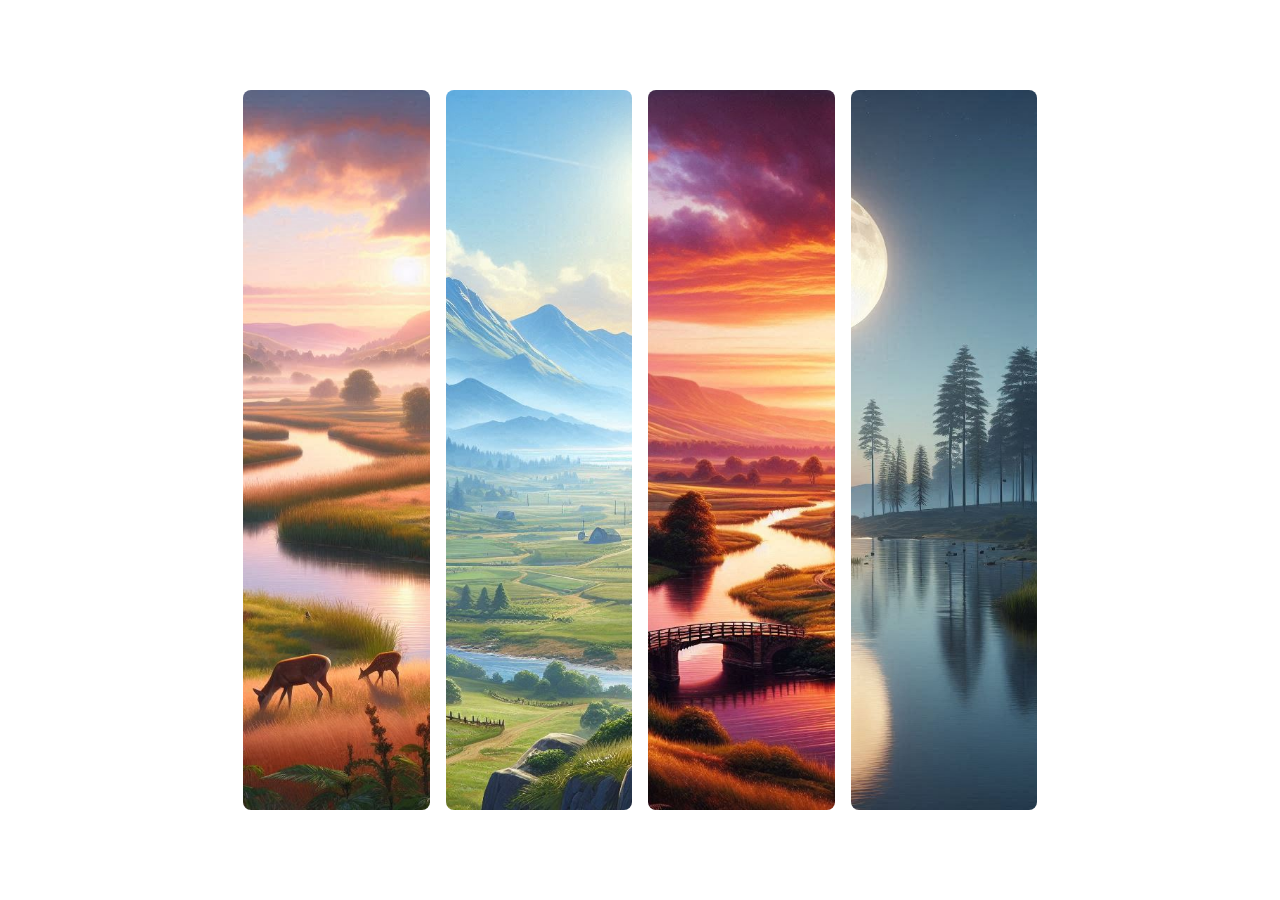
<file: 001_Expanding_Card/index.html>
<!DOCTYPE html>
<html lang="en">
<head>
    <meta charset="UTF-8">
    <meta name="viewport" content="width=device-width, initial-scale=1.0">
    <link rel="stylesheet" href="style.css">
    <title>Expanding Card</title>
    <style>
        @import url('https://fonts.googleapis.com/css2?family=Playwrite+US+Modern:wght@100..400&display=swap');
    </style>
</head>
<body>
    <div class="card">
        <div class="panel" style="background-image: url(./_img/alba.jpeg)"><h3>Alba</h3></div>
        <div class="panel" style="background-image: url(./_img/medidia.jpeg)"><h3>Tarde</h3></div>
        <div class="panel" style="background-image: url(./_img/atardecer.jpeg)"><h3>Atardecer</h3></div>
        <div class="panel" style="background-image: url(./_img/anochecer.jpeg)"><h3>Anochecer</h3></div>
    </div>
    <script src="./script.js"></script>
</body>
</html>
</file>
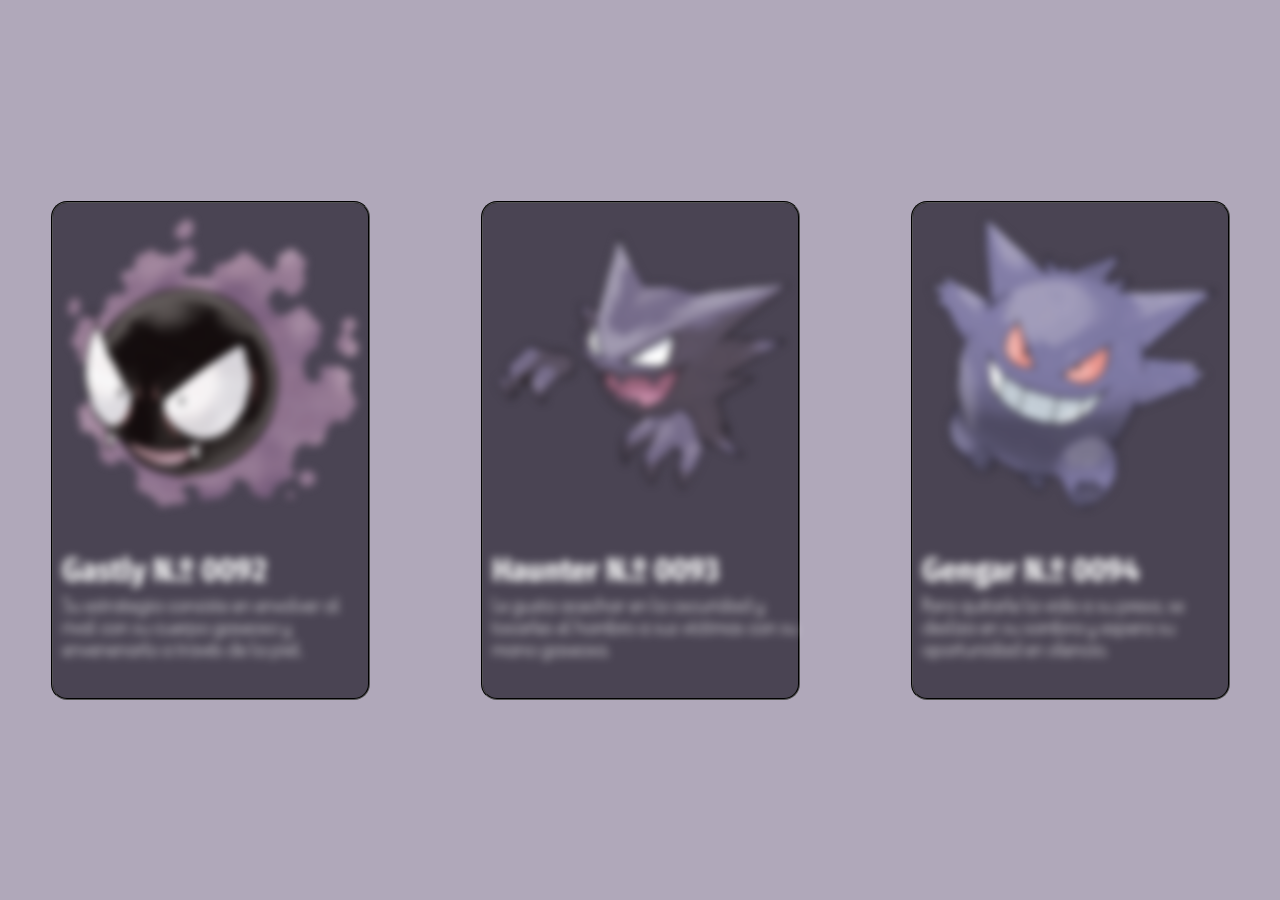
<file: 002_Card/index.html>
<!DOCTYPE html>
<html lang="en">
<head>
    <meta charset="UTF-8">
    <meta name="viewport" content="width=device-width, initial-scale=1.0">
    <link rel="stylesheet" href="style.css">
    <style>@import url('https://fonts.googleapis.com/css2?family=Fira+Sans+Condensed:wght@500&family=Poiret+One&display=swap');</style>
    <title>Evoluciones</title>
</head>
<body>
    <div class="contenedor">
        <div class="tarjeta">
            <img src="./_img/092.png" alt="Gastly">
            <h1>Gastly N.º 0092</h1>
            <h3>Su estrategia consiste en envolver al rival con su cuerpo gaseoso y envenenarlo a través de la piel.</h3>
        </div>            
        <div class="tarjeta">
            <img src="./_img/093.png" alt="Gastly">
            <h1>Haunter N.º 0093</h1>
            <h3>Le gusta acechar en la oscuridad y tocarles el hombro a sus víctimas con su mano gaseosa.</h3>
        </div>
        <div class="tarjeta">
            <img src="./_img/094.png" alt="Gastly">
            <h1>Gengar N.º 0094</h1>
            <h3>Para quitarle la vida a su presa, se desliza en su sombra y espera su oportunidad en silencio.</h3>
        </div>
    </div>
</body>
</html>
</file>
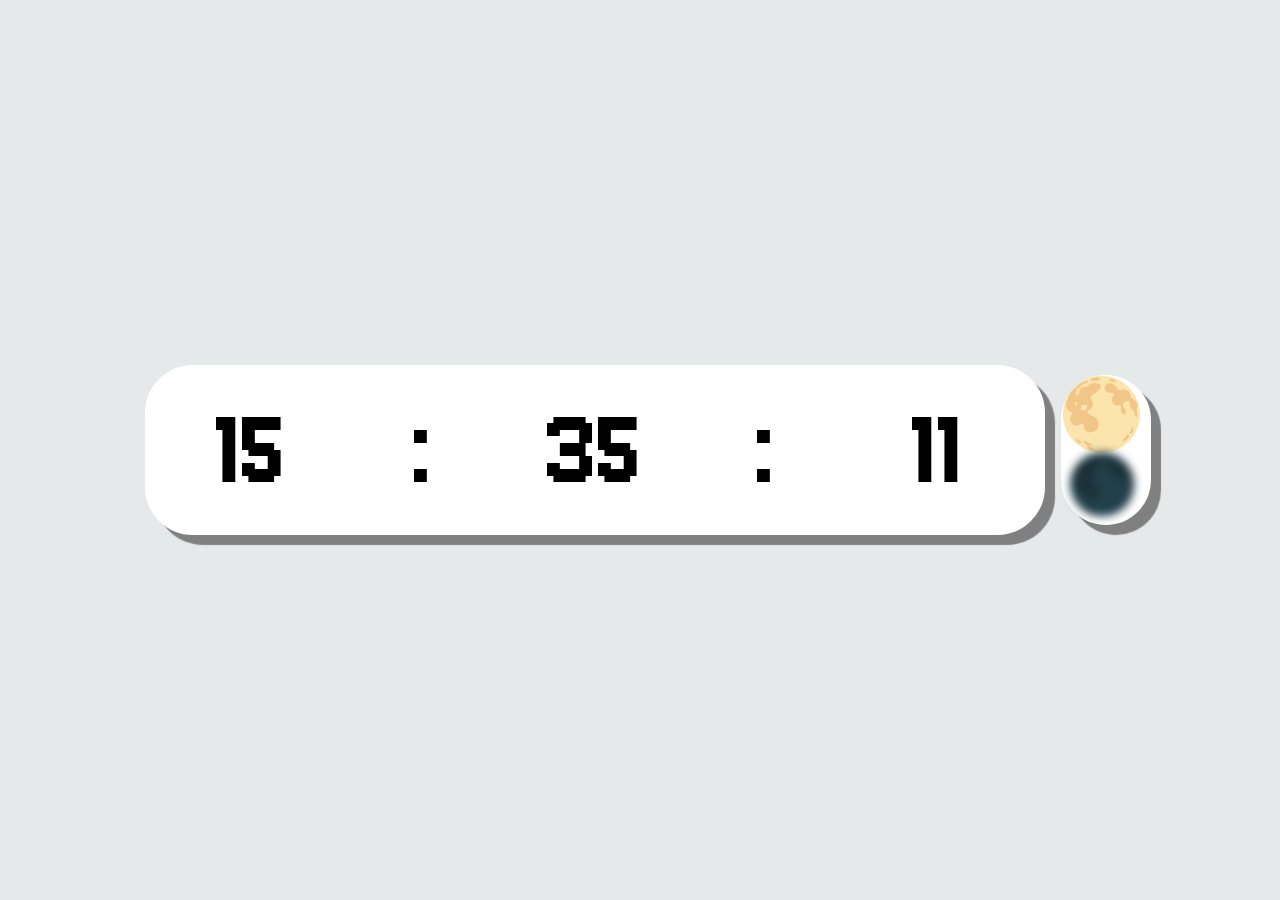
<file: 003_Clock/index.html>
<!DOCTYPE html>
<html lang="en">
<head>
    <meta charset="UTF-8">
    <meta name="viewport" content="width=device-width, initial-scale=1.0">
    <title>Clock</title>
    <link rel="stylesheet" href="style.css">
    <style>
        @import url('https://fonts.googleapis.com/css2?family=Jersey+10&display=swap');
        </style>
</head>
<body>
    <div class="todo">
        <div class="conteiner_clock">
            <div class="hour"></div>
            <div class="d_point">:</div>
            <div class="minute">00</div>
            <div class="d_point">:</div>
            <div class="second">00</div>
            <div class="type"></div>
        </div>
        <div class="conteiner_mode">
            <h1 class="mode_light">🌕</h1>
            <h1 class="mode_dark">🌑</h1>
        </div>
    </div>
    <script src="scrip.js"></script>
</body>
</html>
</file>
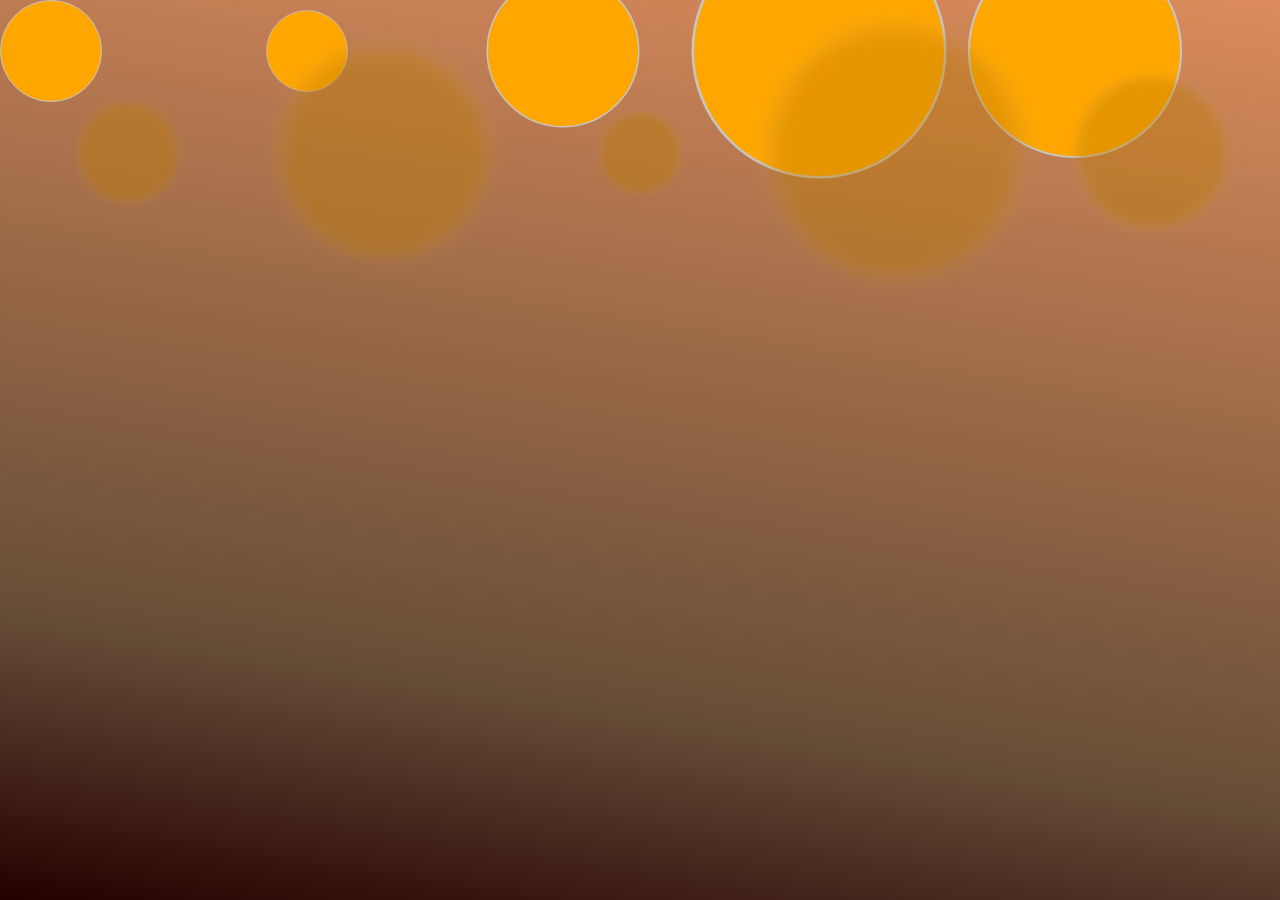
<file: 004_Animation_Bubbles/index.html>
<!DOCTYPE html>
<html lang="en">
<head>
    <meta charset="UTF-8">
    <meta name="viewport" content="width=device-width, initial-scale=1.0">
    <title>Animation Bubbles</title>
    <link rel="stylesheet" href="style.css">
</head>
<body>
    <div class="bubbleFront">
        <div class="bf" id="bf1"></div>
        <div class="bf" id="bf2"></div>
        <div class="bf" id="bf3"></div>
        <div class="bf" id="bf4"></div>
        <div class="bf" id="bf5"></div>
    </div>
    <div class="bubbleBack">
        <div class="bb" id="bb1"></div>
        <div class="bb" id="bb2"></div>
        <div class="bb" id="bb3"></div>
        <div class="bb" id="bb4"></div>
        <div class="bb" id="bb5"></div>
    </div>
</body>
</html>
</file>
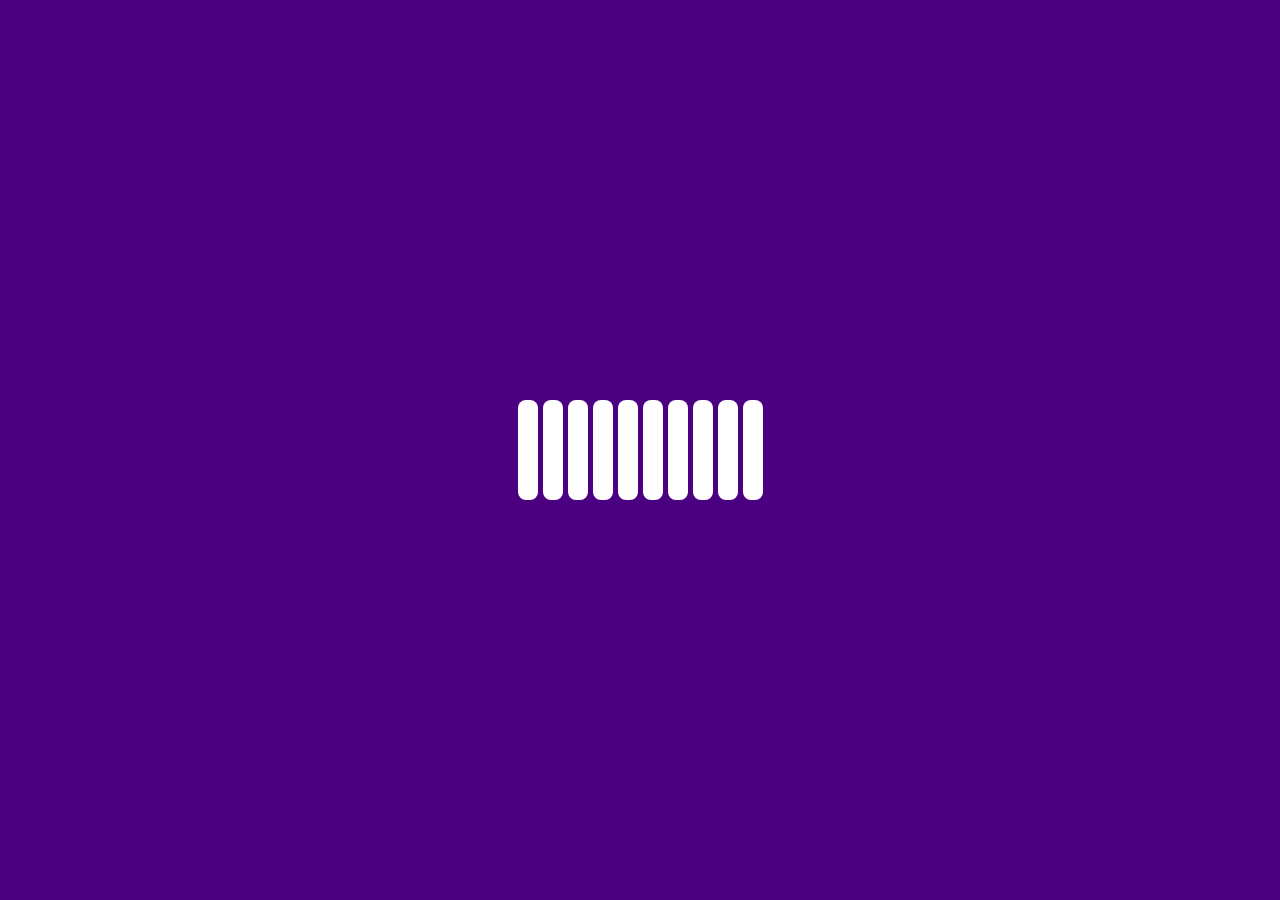
<file: 005_Bars/index.html>
<!DOCTYPE html>
<html lang="en">
<head>
    <meta charset="UTF-8">
    <meta name="viewport" content="width=device-width, initial-scale=1.0">
    <title>Bars</title>
    <link rel="stylesheet" href="style.css">
</head>
<body>
    <div class="content">
        <div class="bar"></div>
        <div class="bar"></div>
        <div class="bar"></div>
        <div class="bar"></div>
        <div class="bar"></div>
        <div class="bar"></div>
        <div class="bar"></div>
        <div class="bar"></div>
        <div class="bar"></div>
        <div class="bar"></div>
    </div>
</body>
</html>
</file>
<file: 001_Expanding_Card/style.css>
*{
    padding: 0;
    margin: 0;
}


body{
    display: flex;
    align-items: center;
    justify-content: center;
    height: 100vh;
}

/* CARD */
.card{
    display: flex;
    width: 90vh;
}

/* PANELES */
.panel{
    background-size: cover;
    background-position: center;
    height: 80vh;
    margin: 0rem .5rem 0rem .5rem;
    border-radius: .5rem;
    flex: 0.5;
}
.panel_a{
    background-size: cover;
    background-position: center;
    border-radius: .5rem;
    margin: 0rem .5rem 0rem .5rem;
    transition: all 700ms ease-in;
    flex: 5;
}

/* H3 */
.panel h3{
    font-family: Verdana, Geneva, Tahoma, sans-serif;
    color: white;
    font-size: 24px;
    opacity: 0;
}
.panel_a h3{
    font-family: "Playwrite US Modern", cursive;
    font-optical-sizing: auto;
    font-style: normal;
    color: white;
    font-size: 24px;
    text-align: left;
    position: relative;
    inset: 92% 0 0 5%;
}
</file>
<file: 002_Card/style.css>
/* CAMBIOS GLOBALES. */
* {
    padding: 0;
    margin: 0;
}

:root {
    --main-color: #b0a8ba;
    --seco-color: #4a4453;
    --tree-color: #7b62a3;
    --title-font: "Fira Sans Condensed", sans-serif;
    --parra-font: "Poiret One", sans-serif;     
}

/* BODY: Cambios generales. */
body {
    background-color: var(--main-color);
    display: flex;
    align-items: center;
    justify-content: center;
    height: 100vh;
}

/* CONTENEDOR */
.contenedor {
    display: grid;
    justify-items: center;
    align-items: center;
    grid-template-columns: repeat(3, 30vh);
    gap: 10rem;
}

/* TARGEJETA */
.tarjeta {
    border-radius: 1rem;
    border: 2px groove black;
    margin: 1rem;
    width: 35vh;
    height: 55vh;
    background-color: var(--seco-color);
}

/* IMAGEN */
img {
    width: 20rem;
    filter: blur(4px);
}

/* FONT */
h1 {
    font-family: var(--title-font);
    position: relative;
    inset: 5% 0 0 3%;
    color: white;
    filter: blur(4px);
}
h3 {
    font-family: var(--parra-font);
    position: relative;
    inset: 6% 0 0 3%;
    color: rgba(255, 255, 255, 0.733);
    filter: blur(4px);
}

.tarjeta:hover {
    transition: 1000ms;
    border: 2px solid white;
    border-radius: 3rem;
    img {
        transform: scale(1.5);
        filter: blur(0px);
        transition: 500ms;
    }
    h1, h3 {
        filter: blur(0px);
        transition: 500ms;
    }
    
}
</file>
<file: 003_Clock/style.css>
* {
    padding: 0;
    margin: 0;
    box-sizing: border-box;
}

body {
    font-family: "Jersey 10", sans-serif;
    font-size: 120px;
}

.todo {
    transition: 1000ms;
    background-color: rgb(230, 233, 233);
    width: 100%;
    height: 100vh;
    display: flex;
    align-items: center;
    justify-content: center;
}

.conteiner_clock {
    transition: 100ms;
    border: 5px solid #ffffff;
    background-color: #ffffff;
    box-shadow: 10px 10px 1px grey;
    border-radius: 3rem;
    display: grid;
    grid-template-columns: repeat(5, 1fr);
    width: 100vh;
    margin: 1rem;
    padding: 1rem;
    place-items: center;
}

.conteiner_mode {
    transition: 100ms;
    border: 5px solid #ffffff;
    background-color: #ffffff;
    box-shadow: 10px 10px 1px grey;
    width: 10vh;
    border-radius: 3rem;
    display: grid;
    grid-template-rows: repeat(2, 1fr);
    font-size: 29px;
    .mode_light {
        transform: scale(1.2);
    }
    .mode_dark {
        filter: blur(4px);
    }
    & :hover {
        cursor: pointer;
    }
}


/* MODE DARK */
.todo_dark {
    transition: 1000ms;
    background-color: rgb(44, 44, 44);
    width: 100%;
    height: 100vh;
    display: flex;
    align-items: center;
    justify-content: center;
}

.conteiner_clock_dark {
    transition: 100ms;
    border: 5px solid #181818;
    background-color: #181818;
    box-shadow: 10px 10px 1px rgb(100, 100, 100);
    color: #ffffff;
    border-radius: 3rem;
    display: grid;
    grid-template-columns: repeat(5, 1fr);
    width: 100vh;
    margin: 1rem;
    padding: 1rem;
    place-items: center;
}

.conteiner_mode_dark {
    transition: 100ms;
    border: 5px solid #181818;
    background-color: #181818;
    box-shadow: 10px 10px 1px rgb(100, 100, 100);
    width: 10vh;
    border-radius: 3rem;
    display: grid;
    grid-template-rows: repeat(2, 1fr);
    font-size: 29px;
    .mode_dark {
        transform: scale(1.2);
    }
    .mode_light {
        filter: blur(4px);
    }
    & :hover {
        cursor: pointer;
    }
}
</file>
<file: 004_Animation_Bubbles/style.css>
* {
    padding: 0;
    margin: 0;
}

body {
    height: 100vh;
    background : linear-gradient(9deg, rgba(36,0,0,1) 0%, rgba(102,77,55,1) 26%, rgba(219,139,91,1) 100%);
}


.bubbleBack {
    display: grid;
    grid-template-columns: repeat(5, 1fr);
    justify-items: center;
    z-index: -100;
}
.bubbleFront {
    display: grid;
    grid-template-columns: repeat(5, 1fr);
    justify-items: left;
    z-index: -1;
}

.bb {
    background-color: rgb(190, 124, 1);
    border: 1px solid rgb(199, 198, 198);
    width: 100px;
    height: 100px;
    border-radius: 50%;
    filter: blur(4px);
    opacity: 40%;
    animation-name: move;
    animation-duration: 30s;
    animation-iteration-count: infinite;
    transition: cubic-bezier(0.08, 0.39, 0.99, 0.77);
}

.bf {
    background-color: rgb(255, 166, 0);
    border: 1px solid rgb(199, 198, 198);
    width: 100px;
    height: 100px;
    border-radius: 50%;
    animation-name: move;
    animation-duration: 10s;
    animation-iteration-count: infinite;
    transition: cubic-bezier(0.08, 0.39, 0.99, 0.77);
}

::-webkit-scrollbar {
    display: none;
}

#bb1 {
    animation-delay: 4s;
}
#bb2 {
    animation-delay: 2s;
    transform: scale(2.1);
}
#bb3 {
    animation-delay: 0s;
    transform: scale(0.8);
}
#bb4 {
    animation-delay: 3s;
    transform: scale(2.5);
}
#bb5 {
    animation-delay: 1s;
    transform: scale(1.5);
}

#bf1 {
    animation-delay: 3s;
}
#bf2 {
    animation-delay: 0s;
    transform: scale(0.8);
}
#bf3 {
    animation-delay: 1s;
    transform: scale(1.5);
}
#bf4 {
    animation-delay: 0s;
    transform: scale(2.5);
}
#bf5 {
    animation-delay: 2s;
    transform: scale(2.1);
}



/* Animation */
@keyframes move {
    0% {
        margin-top: 300%;
    }
    100% {
        margin-top: -25%;
    }
}
</file>
<file: 005_Bars/style.css>
* {
    padding: 0;
    margin: 0;
}

body {
    background-color: indigo;
    display: grid;
    place-content: center;
    height: 100vh;
}

.content {
    display: grid;
    grid-template-columns: repeat(10, 1fr);
    align-items: flex-end;
    grid-gap: 5px;
}

.bar {
    width: 20px;
    height: 100px;
    background-color: rgb(255, 255, 255);
    border-radius: .5rem;
    animation-name: move2;
    animation-duration: 1s;
    animation-iteration-count: infinite;
}

.bar:nth-child(1) {
    animation-delay: 100ms;
}
.bar:nth-child(2) {
    animation-delay: 200ms;
}
.bar:nth-child(3) {
    animation-delay: 300ms;
}
.bar:nth-child(4) {
    animation-delay: 400ms;
}
.bar:nth-child(5) {
    animation-delay: 500ms;
}
.bar:nth-child(6) {
    animation-delay: 600ms;
}
.bar:nth-child(7) {
    animation-delay: 700ms;
}
.bar:nth-child(8) {
    animation-delay: 800ms;
}
.bar:nth-child(9) {
    animation-delay: 900ms;
}
.bar:nth-child(10) {
    animation-delay: 1000ms;
}

@keyframes move1 {
    0% {transform: scale(1, 1);}
    50% {transform: scale(1, 1.5);}
    100% {transform: scale(1, 1);}
}
@keyframes move2 {
    0% {height: 100px; background-color: rgb(204, 207, 16);}
    50% {height: 150px; background-color: rgb(228, 250, 32);}
    100% {height: 100px; background-color: rgb(204, 207, 16);}
}
</file>
